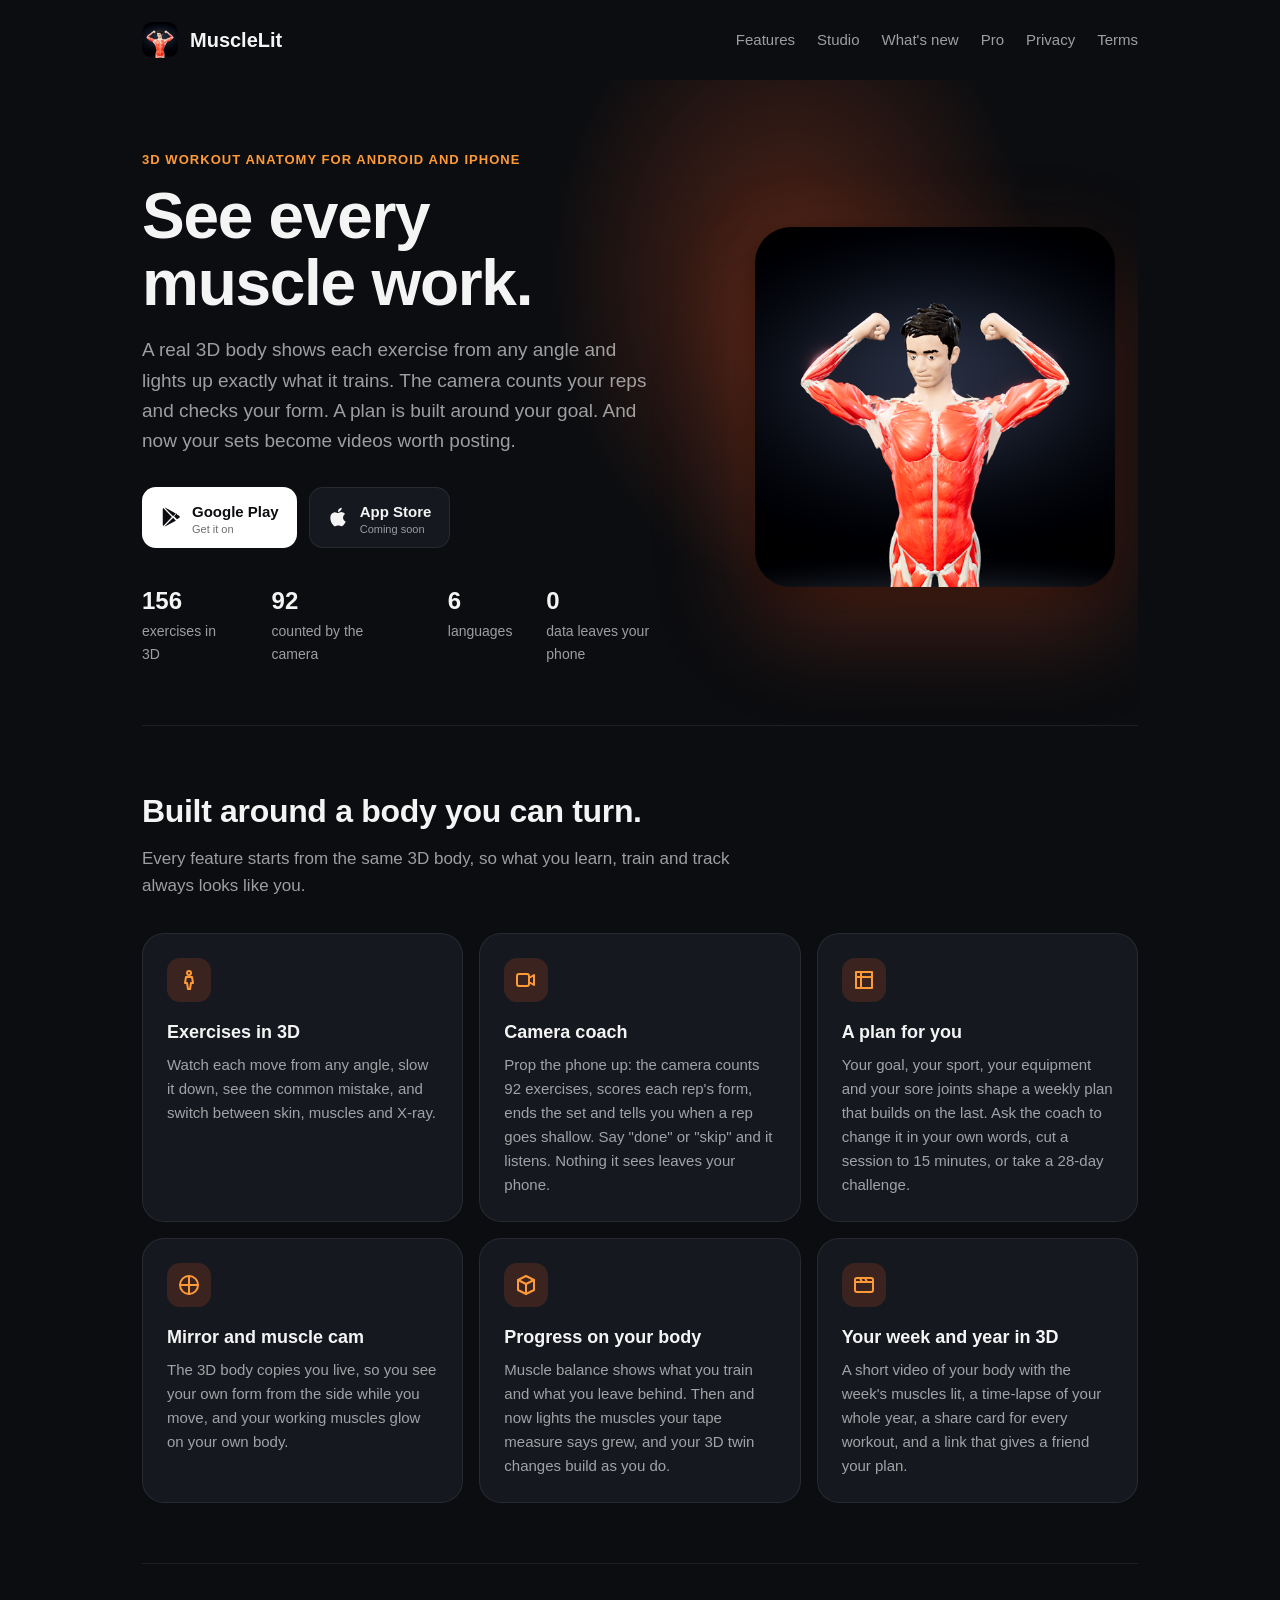
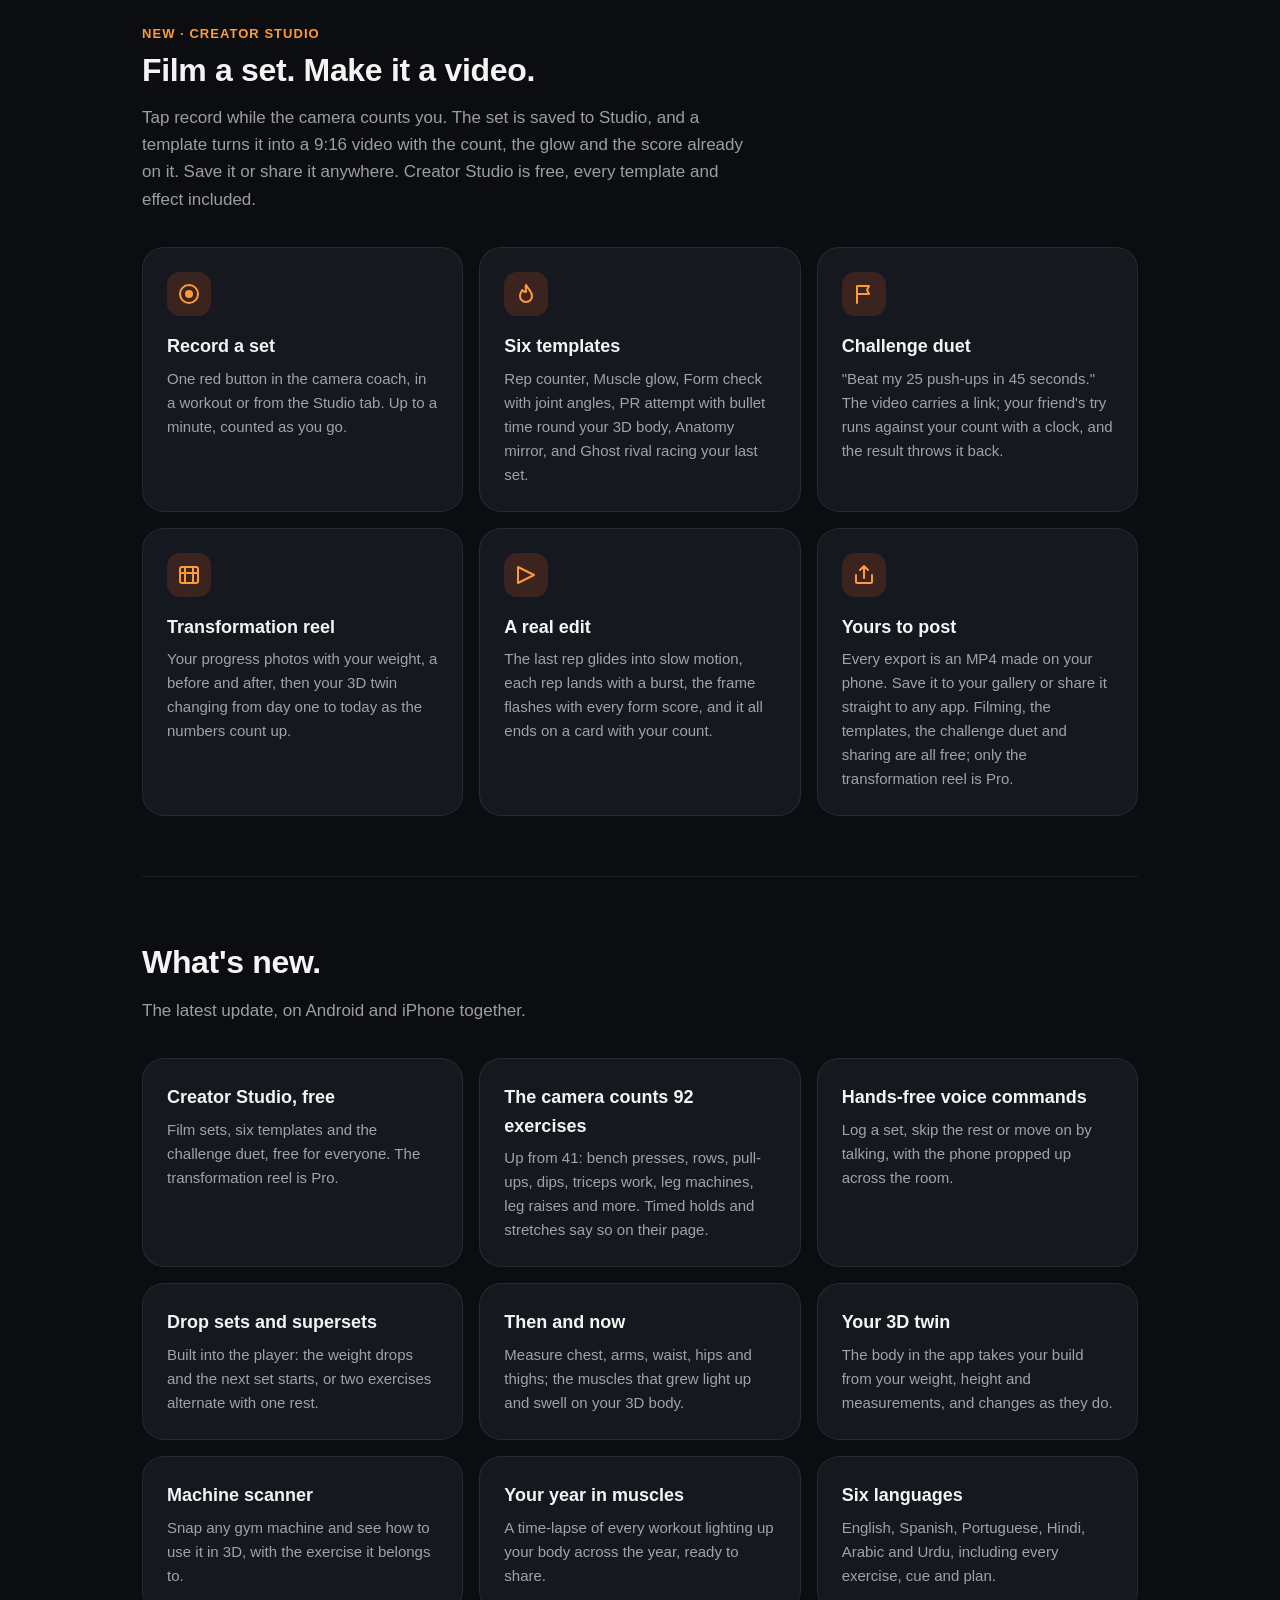
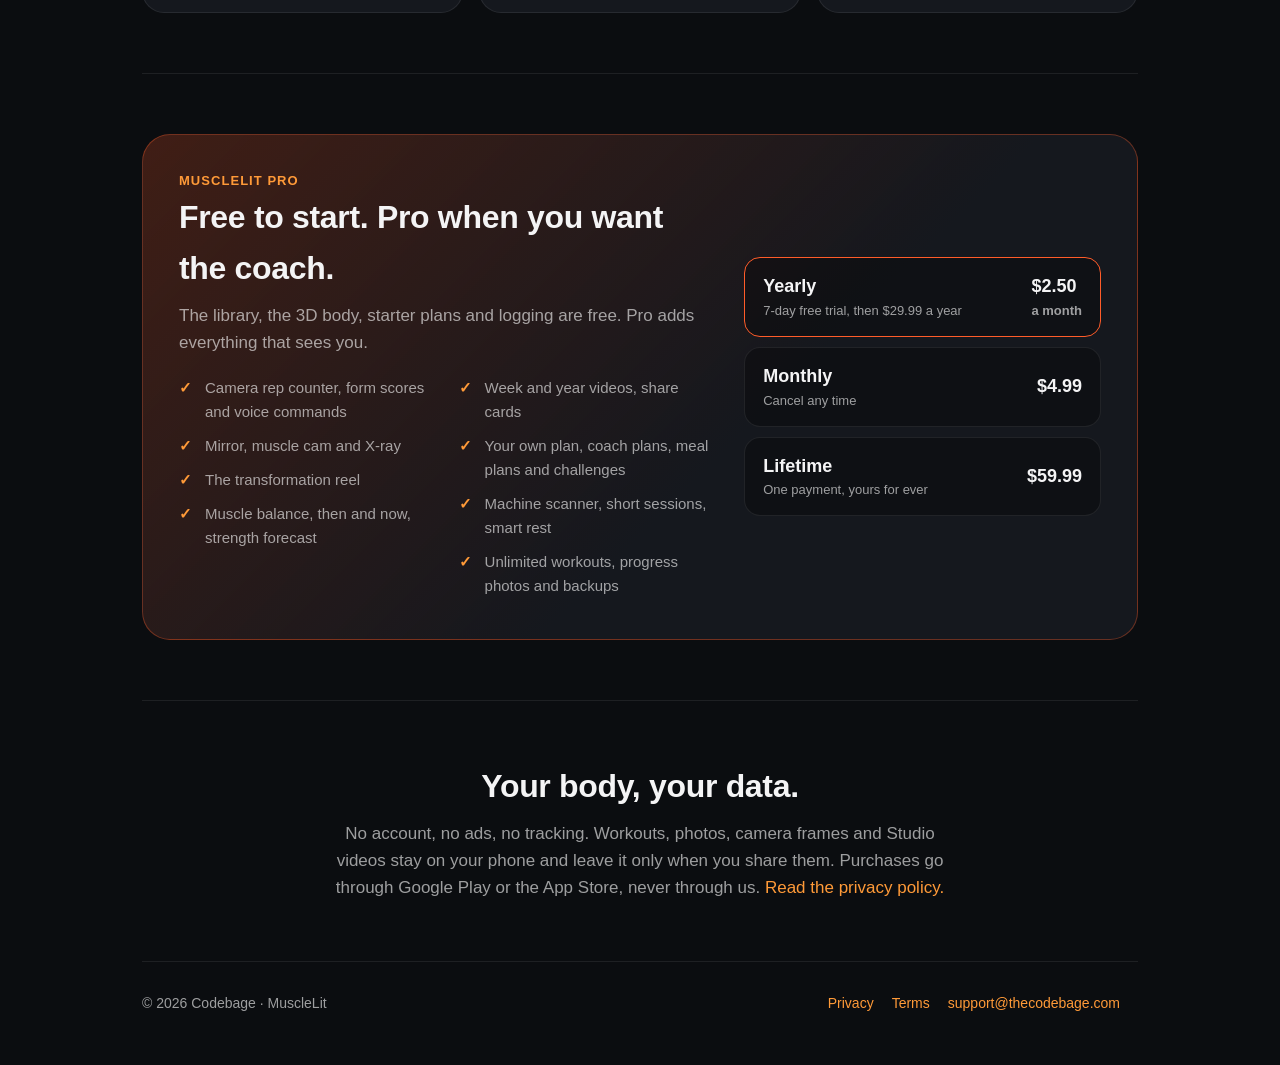
<file: index.html>
<!doctype html>
<html lang="en">
<head>
<meta charset="utf-8">
<meta name="viewport" content="width=device-width, initial-scale=1">
<title>MuscleLit: See every muscle work</title>
<meta name="description" content="MuscleLit shows every exercise on a real 3D body, counts your reps with the camera, checks your form, builds a plan around your goal and turns your sets into videos in Creator Studio.">
<link rel="icon" href="icon.png">
<meta property="og:title" content="MuscleLit: See every muscle work">
<meta property="og:description" content="A real 3D body shows each exercise and lights up what it trains. The camera counts your reps and checks your form.">
<meta property="og:image" content="https://musclelit.thecodebage.com/icon.png">
<style>
  :root { color-scheme: dark; --bg: #0b0d10; --card: #15181e; --line: rgba(255,255,255,0.08); --text: #f4f4f5; --dim: rgba(255,255,255,0.6); --accent: #ff5c29; --soft: #ff9a38; }
  * { box-sizing: border-box; min-width: 0; }
  html, body { overflow-x: hidden; max-width: 100%; }
  body { margin: 0; background: var(--bg); color: var(--text); font: 17px/1.6 -apple-system, "Segoe UI", Roboto, Helvetica, Arial, sans-serif; -webkit-font-smoothing: antialiased; }
  a { color: var(--soft); text-decoration: none; }
  .wrap { max-width: 1040px; margin: 0 auto; padding: 0 22px; }
  header { display: flex; align-items: center; justify-content: space-between; padding: 22px 0; }
  .brand { display: flex; align-items: center; gap: 12px; font-weight: 700; font-size: 20px; color: var(--text); }
  .brand img { width: 36px; height: 36px; border-radius: 10px; }
  nav a { color: var(--dim); margin-left: 22px; font-size: 15px; }
  nav a:hover { color: var(--text); }
  .hero { position: relative; isolation: isolate; padding: 70px 0 60px; display: grid; grid-template-columns: 1.15fr 0.85fr; gap: 40px; align-items: center; overflow: hidden; }
  .hero::before { content: ""; position: absolute; top: -40%; right: 0; width: 70%; height: 140%; z-index: -1; background: radial-gradient(closest-side, rgba(255,92,41,0.28), transparent 70%); pointer-events: none; }
  .eyebrow { color: var(--soft); font-weight: 600; letter-spacing: 0.08em; text-transform: uppercase; font-size: 13px; }
  h1 { font-size: clamp(40px, 6vw, 64px); line-height: 1.05; margin: 12px 0 18px; letter-spacing: -0.02em; }
  .lead { color: var(--dim); font-size: 19px; max-width: 520px; margin: 0 0 30px; }
  .badges { display: flex; gap: 12px; flex-wrap: wrap; }
  .badge { display: inline-flex; align-items: center; gap: 10px; padding: 12px 18px; border-radius: 14px; background: #fff; color: #0b0d10; font-weight: 600; font-size: 15px; }
  .badge.dark { background: var(--card); color: var(--text); border: 1px solid var(--line); }
  .badge small { display: block; font-weight: 500; font-size: 11px; opacity: 0.6; line-height: 1; }
  .badge svg { width: 22px; height: 22px; }
  .art { position: relative; display: flex; justify-content: center; }
  .art img { width: min(100%, 360px); border-radius: 36px; box-shadow: 0 40px 100px rgba(255,92,41,0.25), 0 10px 30px rgba(0,0,0,0.6); }
  .stats { display: flex; gap: 34px; margin-top: 34px; color: var(--dim); font-size: 14px; }
  .stats b { display: block; color: var(--text); font-size: 24px; font-weight: 700; }
  section { padding: 60px 0; border-top: 1px solid var(--line); }
  h2 { font-size: 32px; letter-spacing: -0.01em; margin: 0 0 8px; }
  .sub { color: var(--dim); margin: 0 0 34px; max-width: 620px; }
  .grid { display: grid; grid-template-columns: repeat(3, 1fr); gap: 16px; }
  .card { background: var(--card); border: 1px solid var(--line); border-radius: 22px; padding: 24px; }
  .card .ic { width: 44px; height: 44px; border-radius: 13px; display: grid; place-items: center; background: rgba(255,92,41,0.16); color: var(--soft); margin-bottom: 16px; }
  .card .ic svg { width: 24px; height: 24px; }
  .card h3 { margin: 0 0 6px; font-size: 18px; }
  .card p { margin: 0; color: var(--dim); font-size: 15px; }
  .pro { background: linear-gradient(135deg, rgba(255,92,41,0.22), var(--card) 60%); border: 1px solid rgba(255,92,41,0.35); border-radius: 28px; padding: 36px; display: grid; grid-template-columns: 1.2fr 0.8fr; gap: 30px; align-items: center; }
  .pro ul { margin: 14px 0 0; padding: 0; list-style: none; columns: 2; gap: 24px; }
  .pro li { color: var(--dim); font-size: 15px; padding: 5px 0 5px 26px; position: relative; break-inside: avoid; }
  .pro li::before { content: "✓"; position: absolute; left: 0; color: var(--soft); font-weight: 700; }
  .plans { display: grid; gap: 10px; }
  .plan { display: flex; justify-content: space-between; align-items: center; background: rgba(0,0,0,0.3); border: 1px solid var(--line); border-radius: 16px; padding: 14px 18px; }
  .plan.best { border-color: var(--accent); }
  .plan span { color: var(--dim); font-size: 13px; display: block; }
  .plan b { font-size: 18px; }
  .tag { background: var(--accent); color: #fff; font-size: 11px; font-weight: 700; padding: 3px 9px; border-radius: 999px; margin-left: 8px; vertical-align: middle; }
  .privacy { text-align: center; }
  .privacy p { max-width: 640px; margin: 0 auto; color: var(--dim); }
  footer { border-top: 1px solid var(--line); padding: 30px 0 50px; color: var(--dim); font-size: 14px; display: flex; justify-content: space-between; flex-wrap: wrap; gap: 12px; }
  footer a { margin-right: 18px; }
  @media (max-width: 820px) {
    .hero { grid-template-columns: 1fr; padding: 40px 0 30px; text-align: center; }
    .lead { margin: 0 auto 26px; }
    .badges { justify-content: center; }
    .stats { justify-content: center; }
    .art { order: -1; }
    .art img { width: min(70%, 260px); }
    .grid { grid-template-columns: 1fr 1fr; }
    .pro { grid-template-columns: 1fr; padding: 26px; }
    .pro ul { columns: 1; }
    nav a { margin-left: 14px; }
    header { flex-wrap: wrap; gap: 10px; }
    .stats { flex-wrap: wrap; gap: 18px 28px; }
  }
  @media (max-width: 520px) { .grid { grid-template-columns: 1fr; } }
</style>
</head>
<body>
<div class="wrap">
  <header>
    <a class="brand" href="index.html"><img src="icon.png" alt=""> MuscleLit</a>
    <nav><a href="#features">Features</a><a href="#studio">Studio</a><a href="#new">What's new</a><a href="#pro">Pro</a><a href="privacy.html">Privacy</a><a href="terms.html">Terms</a></nav>
  </header>

  <div class="hero">
    <div>
      <div class="eyebrow">3D workout anatomy for Android and iPhone</div>
      <h1>See every<br>muscle work.</h1>
      <p class="lead">A real 3D body shows each exercise from any angle and lights up exactly what it trains. The camera counts your reps and checks your form. A plan is built around your goal. And now your sets become videos worth posting.</p>
      <div class="badges">
        <a class="badge" href="https://play.google.com/store/apps/details?id=com.codebage.musclelit" target="_blank" rel="noopener"><svg viewBox="0 0 24 24" fill="currentColor"><path d="M3.6 2.3 13 12l-9.4 9.7c-.3-.3-.6-.8-.6-1.4V3.7c0-.6.3-1.1.6-1.4zm1.3-.6c.3-.1.7-.1 1 .1l11.3 6.5-2.9 2.9L5 1.7zm13.6 7.6 2.3 1.3c1 .6 1 1.9 0 2.5l-2.3 1.3-3.2-3.2 3.2-3.2zm-1.3 6.9L5.9 22.2c-.3.2-.7.2-1 .1l9.4-9.4 2.9 2.9z"/></svg><span>Google Play<small>Get it on</small></span></a>
        <a class="badge dark" href="#"><svg viewBox="0 0 24 24" fill="currentColor"><path d="M16.4 12.6c0-2.6 2.1-3.8 2.2-3.9-1.2-1.8-3.1-2-3.7-2-1.6-.2-3.1.9-3.9.9-.8 0-2-.9-3.4-.9-1.7 0-3.3 1-4.2 2.6-1.8 3.1-.5 7.8 1.3 10.3.9 1.2 1.9 2.6 3.2 2.6 1.3-.1 1.8-.8 3.4-.8s2 .8 3.4.8c1.4 0 2.3-1.3 3.1-2.5 1-1.4 1.4-2.8 1.4-2.9-.1 0-2.8-1.1-2.8-4.2zM13.9 5c.7-.9 1.2-2 1-3.2-1 0-2.3.7-3 1.6-.7.8-1.2 1.9-1.1 3.1 1.2.1 2.4-.6 3.1-1.5z"/></svg><span>App Store<small>Coming soon</small></span></a>
      </div>
      <div class="stats"><div><b>156</b>exercises in 3D</div><div><b>92</b>counted by the camera</div><div><b>6</b>languages</div><div><b>0</b>data leaves your phone</div></div>
    </div>
    <div class="art"><img src="icon.png" alt="The MuscleLit 3D body"></div>
  </div>

  <section id="features">
    <h2>Built around a body you can turn.</h2>
    <p class="sub">Every feature starts from the same 3D body, so what you learn, train and track always looks like you.</p>
    <div class="grid">
      <div class="card"><div class="ic"><svg viewBox="0 0 24 24" fill="none" stroke="currentColor" stroke-width="2" stroke-linecap="round" stroke-linejoin="round"><circle cx="12" cy="5" r="2"/><path d="M9 9h6l1 6h-2l-1 6h-2l-1-6H8z"/></svg></div><h3>Exercises in 3D</h3><p>Watch each move from any angle, slow it down, see the common mistake, and switch between skin, muscles and X-ray.</p></div>
      <div class="card"><div class="ic"><svg viewBox="0 0 24 24" fill="none" stroke="currentColor" stroke-width="2" stroke-linecap="round" stroke-linejoin="round"><path d="M15 10l5-3v10l-5-3z"/><rect x="3" y="6" width="12" height="12" rx="2"/></svg></div><h3>Camera coach</h3><p>Prop the phone up: the camera counts 92 exercises, scores each rep's form, ends the set and tells you when a rep goes shallow. Say "done" or "skip" and it listens. Nothing it sees leaves your phone.</p></div>
      <div class="card"><div class="ic"><svg viewBox="0 0 24 24" fill="none" stroke="currentColor" stroke-width="2" stroke-linecap="round" stroke-linejoin="round"><path d="M4 4h16v16H4z"/><path d="M4 9h16M9 4v16"/></svg></div><h3>A plan for you</h3><p>Your goal, your sport, your equipment and your sore joints shape a weekly plan that builds on the last. Ask the coach to change it in your own words, cut a session to 15 minutes, or take a 28-day challenge.</p></div>
      <div class="card"><div class="ic"><svg viewBox="0 0 24 24" fill="none" stroke="currentColor" stroke-width="2" stroke-linecap="round" stroke-linejoin="round"><path d="M12 3v18M3 12h18"/><circle cx="12" cy="12" r="9"/></svg></div><h3>Mirror and muscle cam</h3><p>The 3D body copies you live, so you see your own form from the side while you move, and your working muscles glow on your own body.</p></div>
      <div class="card"><div class="ic"><svg viewBox="0 0 24 24" fill="none" stroke="currentColor" stroke-width="2" stroke-linecap="round" stroke-linejoin="round"><path d="M12 3L4 7v10l8 4 8-4V7z"/><path d="M4 7l8 4 8-4M12 11v10"/></svg></div><h3>Progress on your body</h3><p>Muscle balance shows what you train and what you leave behind. Then and now lights the muscles your tape measure says grew, and your 3D twin changes build as you do.</p></div>
      <div class="card"><div class="ic"><svg viewBox="0 0 24 24" fill="none" stroke="currentColor" stroke-width="2" stroke-linecap="round" stroke-linejoin="round"><rect x="3" y="5" width="18" height="14" rx="2"/><path d="M3 9h18M8 5l2 4M13 5l2 4"/></svg></div><h3>Your week and year in 3D</h3><p>A short video of your body with the week's muscles lit, a time-lapse of your whole year, a share card for every workout, and a link that gives a friend your plan.</p></div>
    </div>
  </section>

  <section id="studio">
    <div class="eyebrow">New · Creator Studio</div>
    <h2>Film a set. Make it a video.</h2>
    <p class="sub">Tap record while the camera counts you. The set is saved to Studio, and a template turns it into a 9:16 video with the count, the glow and the score already on it. Save it or share it anywhere. Creator Studio is free, every template and effect included.</p>
    <div class="grid">
      <div class="card"><div class="ic"><svg viewBox="0 0 24 24" fill="none" stroke="currentColor" stroke-width="2" stroke-linecap="round" stroke-linejoin="round"><circle cx="12" cy="12" r="9"/><circle cx="12" cy="12" r="3" fill="currentColor"/></svg></div><h3>Record a set</h3><p>One red button in the camera coach, in a workout or from the Studio tab. Up to a minute, counted as you go.</p></div>
      <div class="card"><div class="ic"><svg viewBox="0 0 24 24" fill="none" stroke="currentColor" stroke-width="2" stroke-linecap="round" stroke-linejoin="round"><path d="M12 3c2 4 6 6 6 11a6 6 0 0 1-12 0c0-3 2-4 2-6 1 1 2 2 4 2 0-3-1-5 0-7z"/></svg></div><h3>Six templates</h3><p>Rep counter, Muscle glow, Form check with joint angles, PR attempt with bullet time round your 3D body, Anatomy mirror, and Ghost rival racing your last set.</p></div>
      <div class="card"><div class="ic"><svg viewBox="0 0 24 24" fill="none" stroke="currentColor" stroke-width="2" stroke-linecap="round" stroke-linejoin="round"><path d="M5 21V4M5 4h12l-2 4 2 4H5"/></svg></div><h3>Challenge duet</h3><p>"Beat my 25 push-ups in 45 seconds." The video carries a link; your friend's try runs against your count with a clock, and the result throws it back.</p></div>
      <div class="card"><div class="ic"><svg viewBox="0 0 24 24" fill="none" stroke="currentColor" stroke-width="2" stroke-linecap="round" stroke-linejoin="round"><rect x="3" y="4" width="18" height="16" rx="2"/><path d="M3 10h18M8 4v16M16 4v16"/></svg></div><h3>Transformation reel</h3><p>Your progress photos with your weight, a before and after, then your 3D twin changing from day one to today as the numbers count up.</p></div>
      <div class="card"><div class="ic"><svg viewBox="0 0 24 24" fill="none" stroke="currentColor" stroke-width="2" stroke-linecap="round" stroke-linejoin="round"><path d="M4 4l16 8-16 8z"/></svg></div><h3>A real edit</h3><p>The last rep glides into slow motion, each rep lands with a burst, the frame flashes with every form score, and it all ends on a card with your count.</p></div>
      <div class="card"><div class="ic"><svg viewBox="0 0 24 24" fill="none" stroke="currentColor" stroke-width="2" stroke-linecap="round" stroke-linejoin="round"><path d="M4 12v7a1 1 0 0 0 1 1h14a1 1 0 0 0 1-1v-7M12 3v12M8 7l4-4 4 4"/></svg></div><h3>Yours to post</h3><p>Every export is an MP4 made on your phone. Save it to your gallery or share it straight to any app. Filming, the templates, the challenge duet and sharing are all free; only the transformation reel is Pro.</p></div>
    </div>
  </section>

  <section id="new">
    <h2>What's new.</h2>
    <p class="sub">The latest update, on Android and iPhone together.</p>
    <div class="grid">
      <div class="card"><h3>Creator Studio, free</h3><p>Film sets, six templates and the challenge duet, free for everyone. The transformation reel is Pro.</p></div>
      <div class="card"><h3>The camera counts 92 exercises</h3><p>Up from 41: bench presses, rows, pull-ups, dips, triceps work, leg machines, leg raises and more. Timed holds and stretches say so on their page.</p></div>
      <div class="card"><h3>Hands-free voice commands</h3><p>Log a set, skip the rest or move on by talking, with the phone propped up across the room.</p></div>
      <div class="card"><h3>Drop sets and supersets</h3><p>Built into the player: the weight drops and the next set starts, or two exercises alternate with one rest.</p></div>
      <div class="card"><h3>Then and now</h3><p>Measure chest, arms, waist, hips and thighs; the muscles that grew light up and swell on your 3D body.</p></div>
      <div class="card"><h3>Your 3D twin</h3><p>The body in the app takes your build from your weight, height and measurements, and changes as they do.</p></div>
      <div class="card"><h3>Machine scanner</h3><p>Snap any gym machine and see how to use it in 3D, with the exercise it belongs to.</p></div>
      <div class="card"><h3>Your year in muscles</h3><p>A time-lapse of every workout lighting up your body across the year, ready to share.</p></div>
      <div class="card"><h3>Six languages</h3><p>English, Spanish, Portuguese, Hindi, Arabic and Urdu, including every exercise, cue and plan.</p></div>
    </div>
  </section>

  <section id="pro">
    <div class="pro">
      <div>
        <div class="eyebrow">MuscleLit Pro</div>
        <h2>Free to start. Pro when you want the coach.</h2>
        <p class="sub" style="margin-bottom:0">The library, the 3D body, starter plans and logging are free. Pro adds everything that sees you.</p>
        <ul>
          <li>Camera rep counter, form scores and voice commands</li><li>Mirror, muscle cam and X-ray</li><li>The transformation reel</li><li>Muscle balance, then and now, strength forecast</li>
          <li>Week and year videos, share cards</li><li>Your own plan, coach plans, meal plans and challenges</li><li>Machine scanner, short sessions, smart rest</li><li>Unlimited workouts, progress photos and backups</li>
        </ul>
      </div>
      <div class="plans">
        <div class="plan best"><div><b>Yearly</b><span>7-day free trial, then $29.99 a year</span></div><b>$2.50<span>a month</span></b></div>
        <div class="plan"><div><b>Monthly</b><span>Cancel any time</span></div><b>$4.99</b></div>
        <div class="plan"><div><b>Lifetime</b><span>One payment, yours for ever</span></div><b>$59.99</b></div>
      </div>
    </div>
  </section>

  <section class="privacy">
    <h2>Your body, your data.</h2>
    <p>No account, no ads, no tracking. Workouts, photos, camera frames and Studio videos stay on your phone and leave it only when you share them. Purchases go through Google Play or the App Store, never through us. <a href="privacy.html">Read the privacy policy.</a></p>
  </section>

  <footer>
    <div>© 2026 Codebage · MuscleLit</div>
    <div><a href="privacy.html">Privacy</a><a href="terms.html">Terms</a><a href="mailto:support@thecodebage.com">support@thecodebage.com</a></div>
  </footer>
</div>
</body>
</html>
</file>
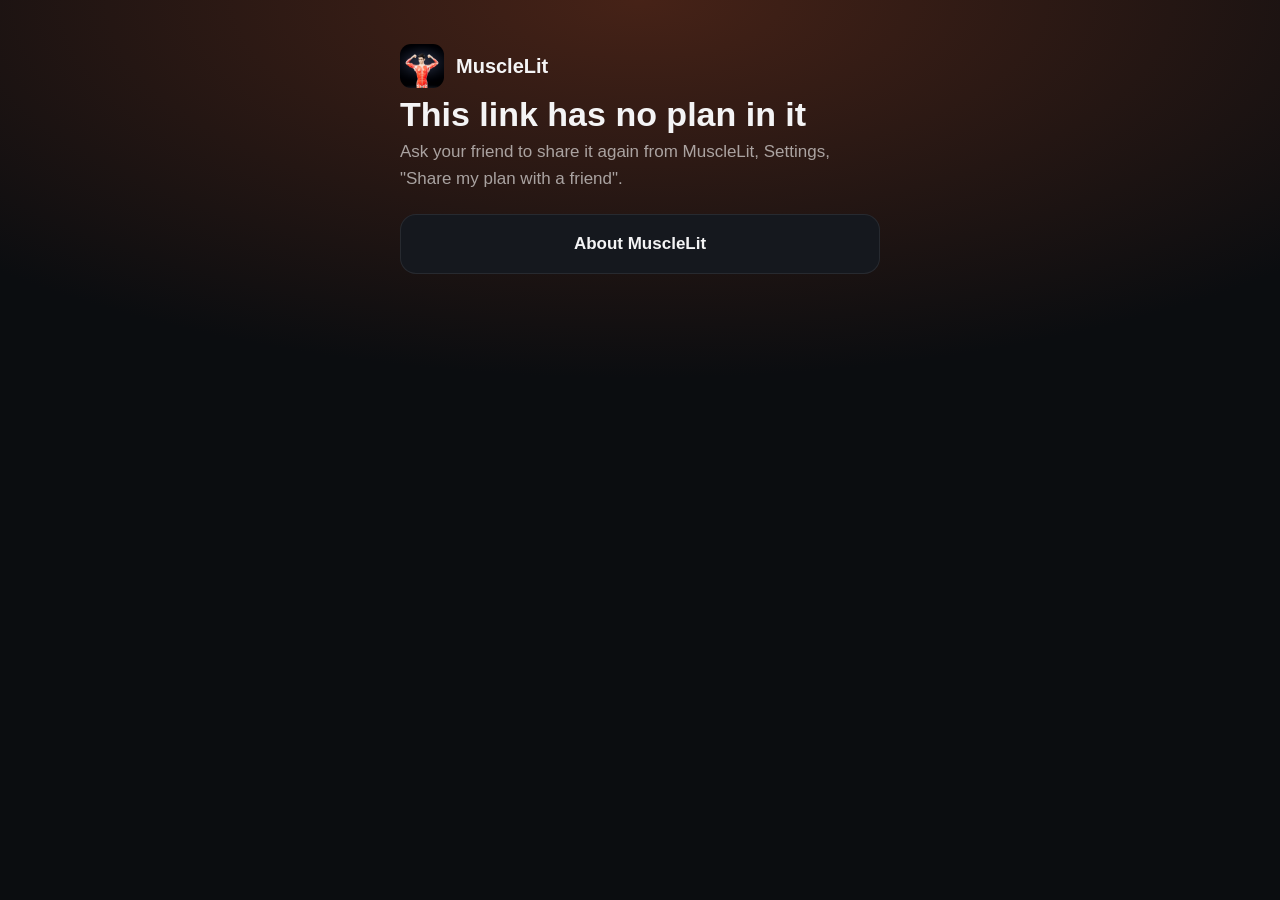
<file: plan.html>
<!doctype html>
<html lang="en">
<head>
<meta charset="utf-8">
<meta name="viewport" content="width=device-width, initial-scale=1, viewport-fit=cover">
<title>A MuscleLit plan for you</title>
<meta name="description" content="A friend shared their MuscleLit workout plan with you. Open it in the app and train with the 3D body.">
<link rel="icon" href="icon.png">
<style>
  :root { color-scheme: dark; --bg: #0b0d10; --card: #15181e; --line: rgba(255,255,255,0.08); --text: #f4f4f5; --dim: rgba(255,255,255,0.6); --accent: #ff5c29; --soft: #ff9a38; }
  * { box-sizing: border-box; }
  body { margin: 0; min-height: 100vh; background: radial-gradient(120% 70% at 50% 0%, rgba(255,92,41,0.22), var(--bg) 60%); color: var(--text);
         font: 17px/1.55 -apple-system, "Segoe UI", Roboto, Helvetica, Arial, sans-serif; }
  main { max-width: 520px; margin: 0 auto; padding: 44px 20px 60px; }
  .brand { display: flex; align-items: center; gap: 12px; font-weight: 700; font-size: 20px; color: var(--text); text-decoration: none; }
  .brand img { width: 44px; height: 44px; border-radius: 11px; }
  .eyebrow { margin-top: 34px; color: var(--soft); font-size: 13px; font-weight: 700; letter-spacing: .08em; text-transform: uppercase; }
  h1 { font-size: 34px; line-height: 1.1; margin: 8px 0 6px; }
  .lead { color: var(--dim); margin: 0 0 22px; }
  .days { background: var(--card); border: 1px solid var(--line); border-radius: 20px; padding: 6px 18px; margin-bottom: 24px; }
  .day { display: flex; gap: 14px; align-items: baseline; padding: 12px 0; border-top: 1px solid var(--line); }
  .day:first-child { border-top: 0; }
  .day b { color: var(--soft); font-size: 13px; min-width: 44px; }
  .day span { color: var(--dim); font-size: 14px; display: block; }
  .btn { display: block; text-align: center; padding: 16px; border-radius: 16px; font-weight: 700; text-decoration: none; margin-bottom: 12px; }
  .main { background: linear-gradient(90deg, #ff9a38, #ff5c29); color: #fff; }
  .alt { background: var(--card); border: 1px solid var(--line); color: var(--text); }
  .note { color: var(--dim); font-size: 13px; text-align: center; margin-top: 18px; }
  .bad { display: none; }
</style>
</head>
<body>
<main>
  <a class="brand" href="./"><img src="icon.png" alt=""> MuscleLit</a>
  <div id="good">
    <div class="eyebrow">A friend shared a plan</div>
    <h1 id="title">A workout plan for you</h1>
    <p class="lead" id="lead">Open it in MuscleLit: every exercise is shown on a 3D body that lights up the muscles it trains.</p>
    <div class="days" id="days" hidden></div>
    <a class="btn main" id="open" href="#">Open in MuscleLit</a>
    <a class="btn alt" href="https://play.google.com/store/apps/details?id=com.codebage.musclelit">Get MuscleLit on Google Play</a>
    <p class="note">On iPhone, MuscleLit is coming to the App Store soon. Already have the app? Copy this page's link and paste it in Settings, "Use a friend's plan".</p>
  </div>
  <div id="bad" class="bad">
    <h1>This link has no plan in it</h1>
    <p class="lead">Ask your friend to share it again from MuscleLit, Settings, "Share my plan with a friend".</p>
    <a class="btn alt" href="./">About MuscleLit</a>
  </div>
</main>
<script>
(async () => {
  const code = location.hash.slice(1);
  if (!code) { document.getElementById('good').hidden = true; document.getElementById('bad').style.display = 'block'; return; }
  const open = document.getElementById('open');
  open.href = 'musclelit://plan?c=' + code;
  // show what is in the plan, when the browser can unpack it
  try {
    let b64 = code.replace(/-/g, '+').replace(/_/g, '/'); while (b64.length % 4) b64 += '=';
    const bytes = Uint8Array.from(atob(b64), c => c.charCodeAt(0));
    const text = await new Response(new Blob([bytes]).stream().pipeThrough(new DecompressionStream('deflate-raw'))).text();
    const plan = JSON.parse(text);
    document.getElementById('title').textContent = plan.t;
    document.getElementById('lead').textContent = plan.d.length + ' days a week, ' + plan.d.reduce((a, d) => a + d.length, 0) + ' exercises in all, each shown on the 3D body.';
    const days = document.getElementById('days');
    plan.d.forEach((d, i) => {
      const row = document.createElement('div'); row.className = 'day';
      const n = document.createElement('b'); n.textContent = 'Day ' + (i + 1);
      const w = document.createElement('div'); w.textContent = plan.n[i] || '';
      const f = document.createElement('span'); f.textContent = (plan.f[i] || '') + ' · ' + d.length + ' exercises';
      w.appendChild(f); row.append(n, w); days.appendChild(row);
    });
    days.hidden = false;
  } catch (e) { /* the buttons still work */ }
  // try the app straight away on a phone
  if (/Android|iPhone|iPad/i.test(navigator.userAgent)) setTimeout(() => { location.href = open.href; }, 400);
})();
</script>
</body>
</html>
</file>
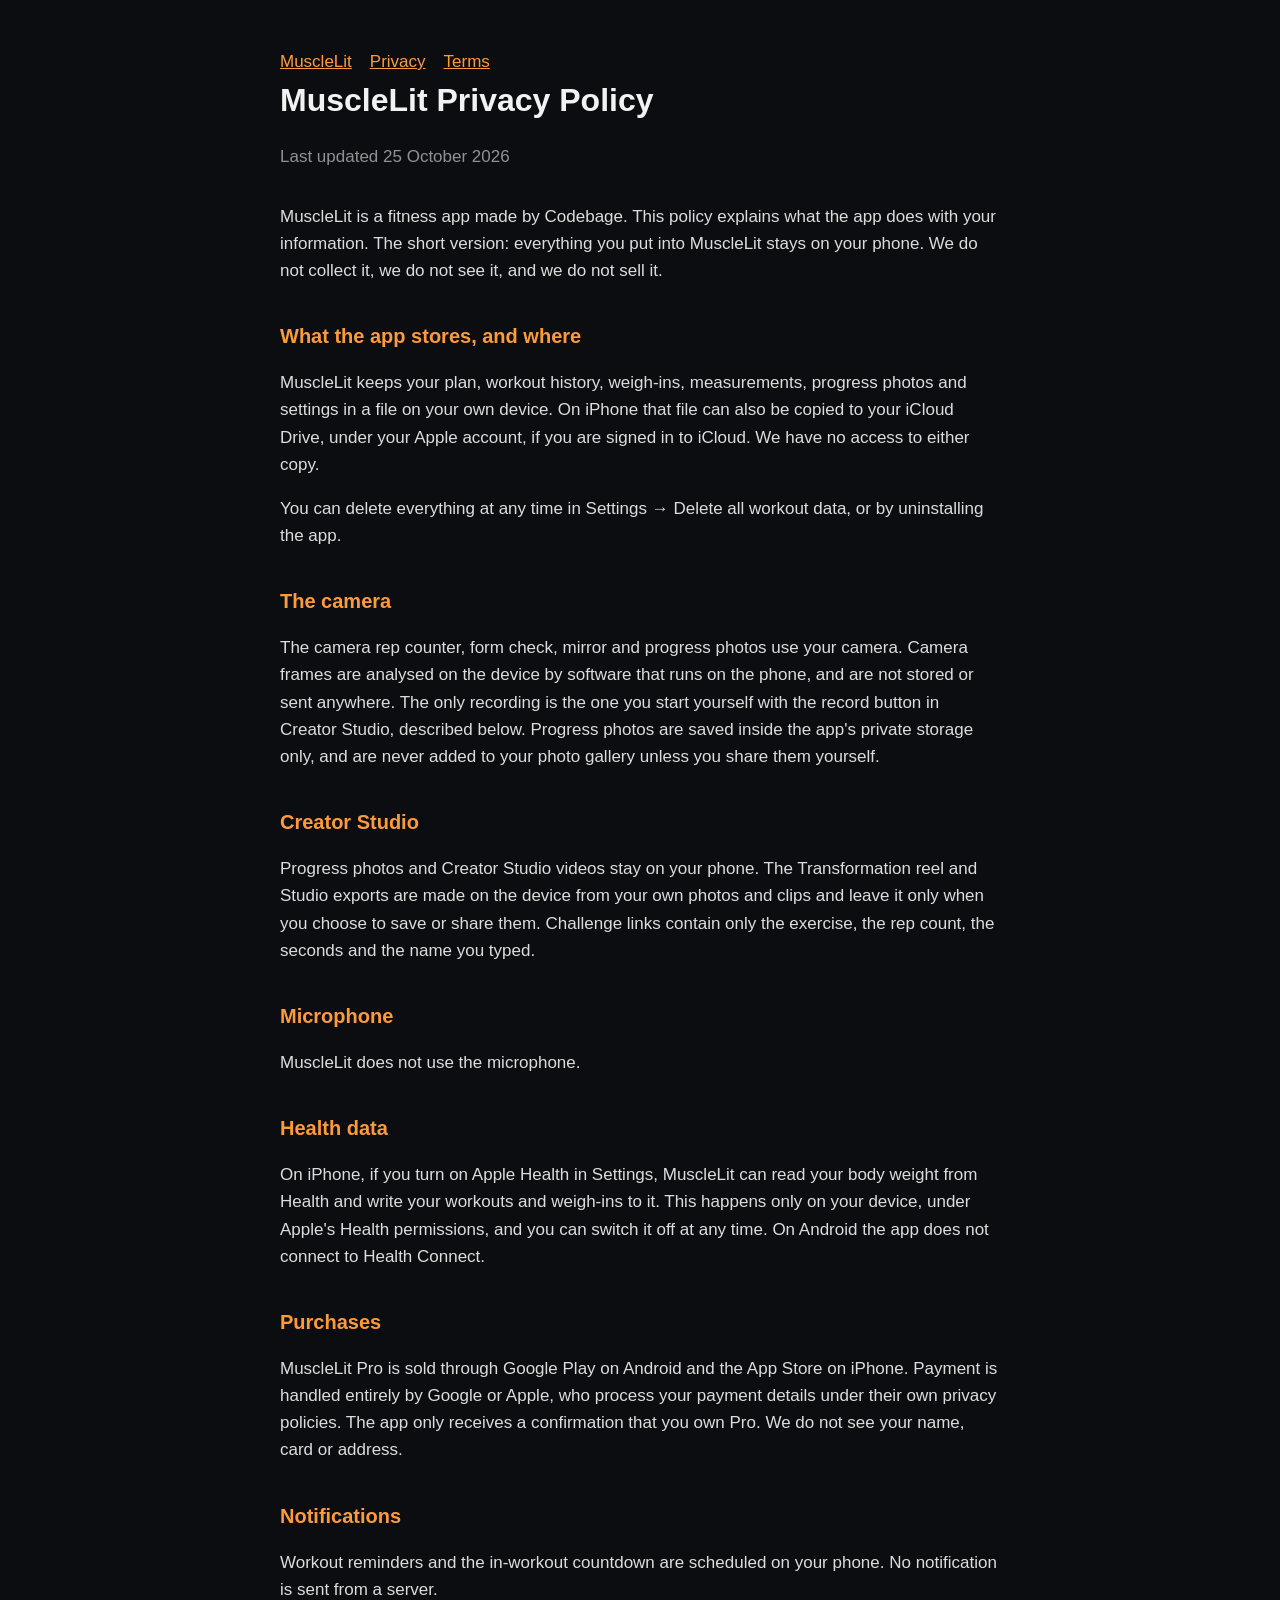
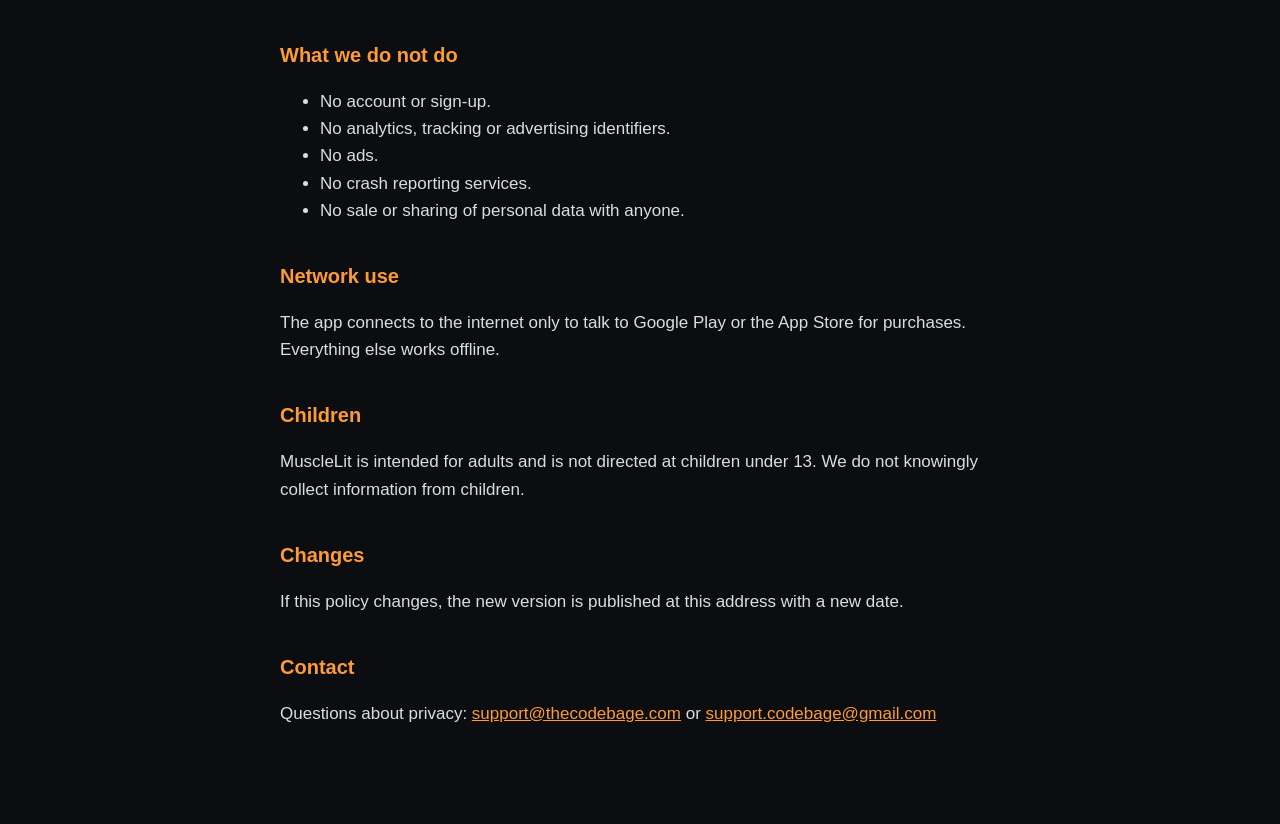
<file: privacy.html>
<!doctype html>
<html lang="en">
<head>
<meta charset="utf-8">
<meta name="viewport" content="width=device-width, initial-scale=1">
<title>MuscleLit Privacy Policy</title>
<link rel="stylesheet" href="style.css">
</head>
<body>
<main>
  <nav><a href="index.html">MuscleLit</a><a href="privacy.html">Privacy</a><a href="terms.html">Terms</a></nav>
  <h1>MuscleLit Privacy Policy</h1>
  <p class="date">Last updated 25 October 2026</p>
  <p>MuscleLit is a fitness app made by Codebage. This policy explains what the app does with your information. The short version: everything you put into MuscleLit stays on your phone. We do not collect it, we do not see it, and we do not sell it.</p>
  <h2>What the app stores, and where</h2>
  <p>MuscleLit keeps your plan, workout history, weigh-ins, measurements, progress photos and settings in a file on your own device. On iPhone that file can also be copied to your iCloud Drive, under your Apple account, if you are signed in to iCloud. We have no access to either copy.</p>
  <p>You can delete everything at any time in Settings → Delete all workout data, or by uninstalling the app.</p>
  <h2>The camera</h2>
  <p>The camera rep counter, form check, mirror and progress photos use your camera. Camera frames are analysed on the device by software that runs on the phone, and are not stored or sent anywhere. The only recording is the one you start yourself with the record button in Creator Studio, described below. Progress photos are saved inside the app's private storage only, and are never added to your photo gallery unless you share them yourself.</p>
  <h2>Creator Studio</h2>
  <p>Progress photos and Creator Studio videos stay on your phone. The Transformation reel and Studio exports are made on the device from your own photos and clips and leave it only when you choose to save or share them. Challenge links contain only the exercise, the rep count, the seconds and the name you typed.</p>
  <h2>Microphone</h2>
  <p>MuscleLit does not use the microphone.</p>
  <h2>Health data</h2>
  <p>On iPhone, if you turn on Apple Health in Settings, MuscleLit can read your body weight from Health and write your workouts and weigh-ins to it. This happens only on your device, under Apple's Health permissions, and you can switch it off at any time. On Android the app does not connect to Health Connect.</p>
  <h2>Purchases</h2>
  <p>MuscleLit Pro is sold through Google Play on Android and the App Store on iPhone. Payment is handled entirely by Google or Apple, who process your payment details under their own privacy policies. The app only receives a confirmation that you own Pro. We do not see your name, card or address.</p>
  <h2>Notifications</h2>
  <p>Workout reminders and the in-workout countdown are scheduled on your phone. No notification is sent from a server.</p>
  <h2>What we do not do</h2>
  <ul>
    <li>No account or sign-up.</li>
    <li>No analytics, tracking or advertising identifiers.</li>
    <li>No ads.</li>
    <li>No crash reporting services.</li>
    <li>No sale or sharing of personal data with anyone.</li>
  </ul>
  <h2>Network use</h2>
  <p>The app connects to the internet only to talk to Google Play or the App Store for purchases. Everything else works offline.</p>
  <h2>Children</h2>
  <p>MuscleLit is intended for adults and is not directed at children under 13. We do not knowingly collect information from children.</p>
  <h2>Changes</h2>
  <p>If this policy changes, the new version is published at this address with a new date.</p>
  <h2>Contact</h2>
  <p>Questions about privacy: <a href="mailto:support@thecodebage.com">support@thecodebage.com</a> or <a href="mailto:support.codebage@gmail.com">support.codebage@gmail.com</a></p>
</main>
</body>
</html>
</file>
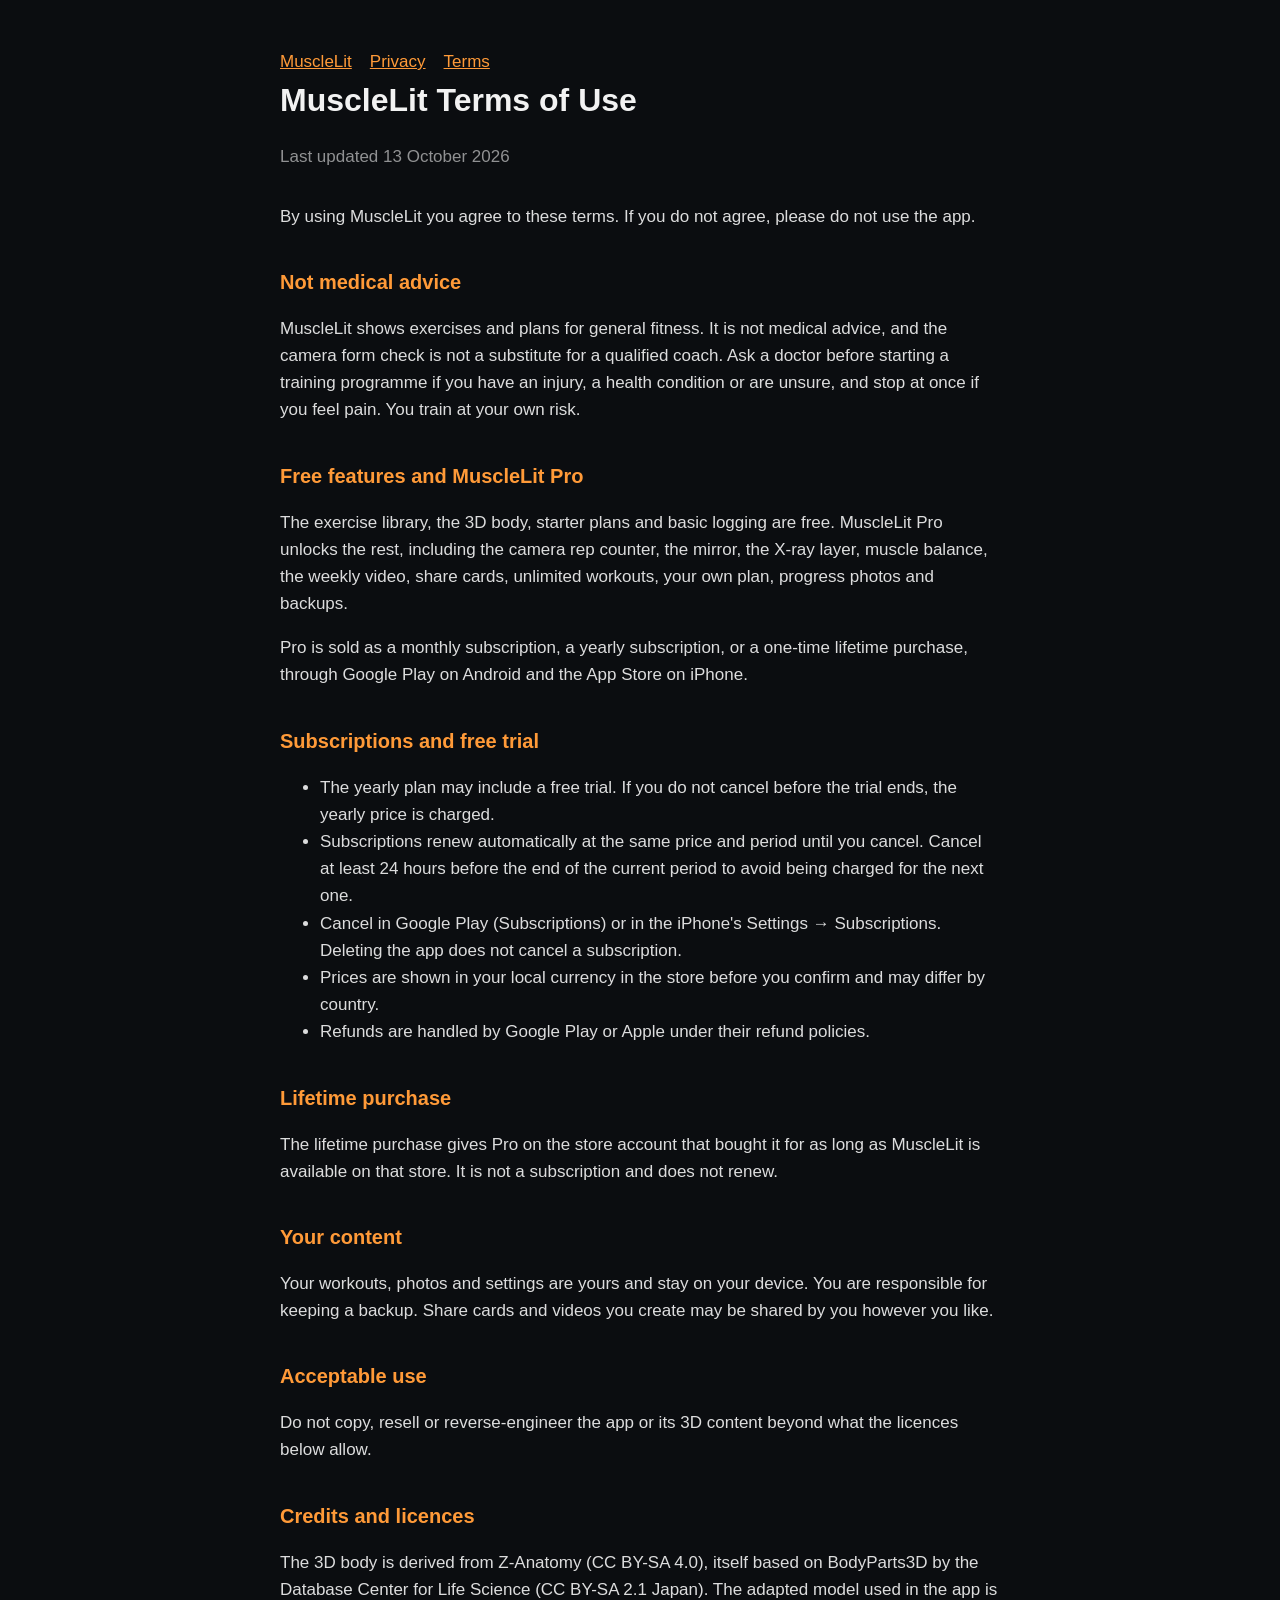
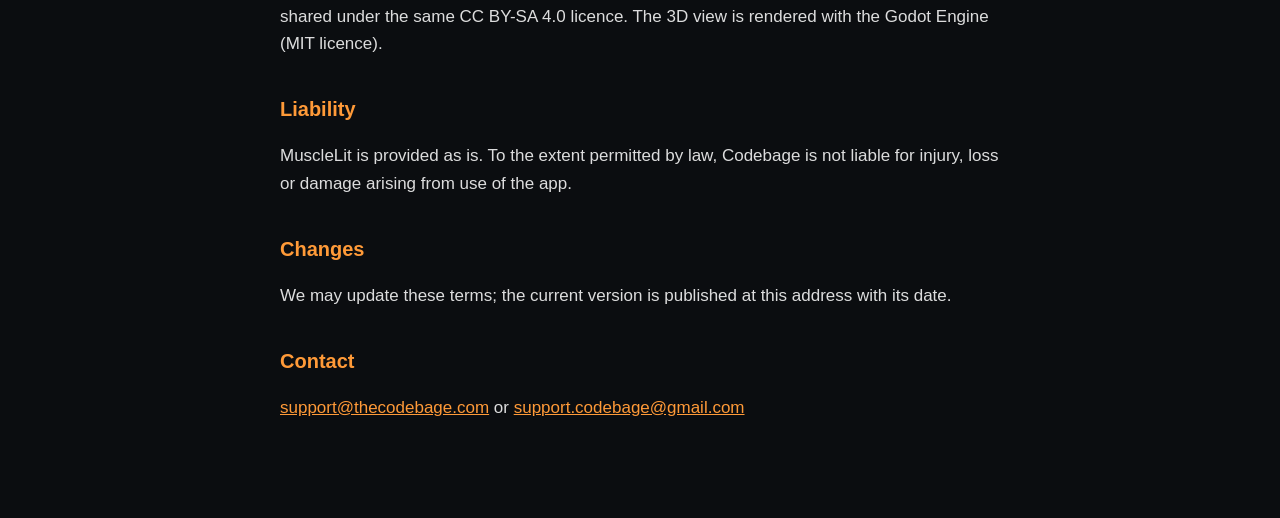
<file: terms.html>
<!doctype html>
<html lang="en">
<head>
<meta charset="utf-8">
<meta name="viewport" content="width=device-width, initial-scale=1">
<title>MuscleLit Terms of Use</title>
<link rel="stylesheet" href="style.css">
</head>
<body>
<main>
  <nav><a href="index.html">MuscleLit</a><a href="privacy.html">Privacy</a><a href="terms.html">Terms</a></nav>
  <h1>MuscleLit Terms of Use</h1>
  <p class="date">Last updated 13 October 2026</p>
  <p>By using MuscleLit you agree to these terms. If you do not agree, please do not use the app.</p>
  <h2>Not medical advice</h2>
  <p>MuscleLit shows exercises and plans for general fitness. It is not medical advice, and the camera form check is not a substitute for a qualified coach. Ask a doctor before starting a training programme if you have an injury, a health condition or are unsure, and stop at once if you feel pain. You train at your own risk.</p>
  <h2>Free features and MuscleLit Pro</h2>
  <p>The exercise library, the 3D body, starter plans and basic logging are free. MuscleLit Pro unlocks the rest, including the camera rep counter, the mirror, the X-ray layer, muscle balance, the weekly video, share cards, unlimited workouts, your own plan, progress photos and backups.</p>
  <p>Pro is sold as a monthly subscription, a yearly subscription, or a one-time lifetime purchase, through Google Play on Android and the App Store on iPhone.</p>
  <h2>Subscriptions and free trial</h2>
  <ul>
    <li>The yearly plan may include a free trial. If you do not cancel before the trial ends, the yearly price is charged.</li>
    <li>Subscriptions renew automatically at the same price and period until you cancel. Cancel at least 24 hours before the end of the current period to avoid being charged for the next one.</li>
    <li>Cancel in Google Play (Subscriptions) or in the iPhone's Settings → Subscriptions. Deleting the app does not cancel a subscription.</li>
    <li>Prices are shown in your local currency in the store before you confirm and may differ by country.</li>
    <li>Refunds are handled by Google Play or Apple under their refund policies.</li>
  </ul>
  <h2>Lifetime purchase</h2>
  <p>The lifetime purchase gives Pro on the store account that bought it for as long as MuscleLit is available on that store. It is not a subscription and does not renew.</p>
  <h2>Your content</h2>
  <p>Your workouts, photos and settings are yours and stay on your device. You are responsible for keeping a backup. Share cards and videos you create may be shared by you however you like.</p>
  <h2>Acceptable use</h2>
  <p>Do not copy, resell or reverse-engineer the app or its 3D content beyond what the licences below allow.</p>
  <h2>Credits and licences</h2>
  <p>The 3D body is derived from Z-Anatomy (CC BY-SA 4.0), itself based on BodyParts3D by the Database Center for Life Science (CC BY-SA 2.1 Japan). The adapted model used in the app is shared under the same CC BY-SA 4.0 licence. The 3D view is rendered with the Godot Engine (MIT licence).</p>
  <h2>Liability</h2>
  <p>MuscleLit is provided as is. To the extent permitted by law, Codebage is not liable for injury, loss or damage arising from use of the app.</p>
  <h2>Changes</h2>
  <p>We may update these terms; the current version is published at this address with its date.</p>
  <h2>Contact</h2>
  <p><a href="mailto:support@thecodebage.com">support@thecodebage.com</a> or <a href="mailto:support.codebage@gmail.com">support.codebage@gmail.com</a></p>
</main>
</body>
</html>
</file>
<file: style.css>
:root { color-scheme: dark; }
body { margin: 0; background: #0b0d10; color: #f2f2f2; font: 17px/1.6 -apple-system, "Segoe UI", Roboto, Helvetica, Arial, sans-serif; }
main { max-width: 720px; margin: 0 auto; padding: 48px 20px 80px; }
h1 { font-size: 32px; margin: 0 0 4px; }
h2 { font-size: 20px; margin: 36px 0 8px; color: #ff9a38; }
p, li { color: rgba(255,255,255,0.86); }
.date { color: rgba(255,255,255,0.55); margin-bottom: 32px; }
a { color: #ff9a38; }
nav a { margin-right: 18px; }
</file>
